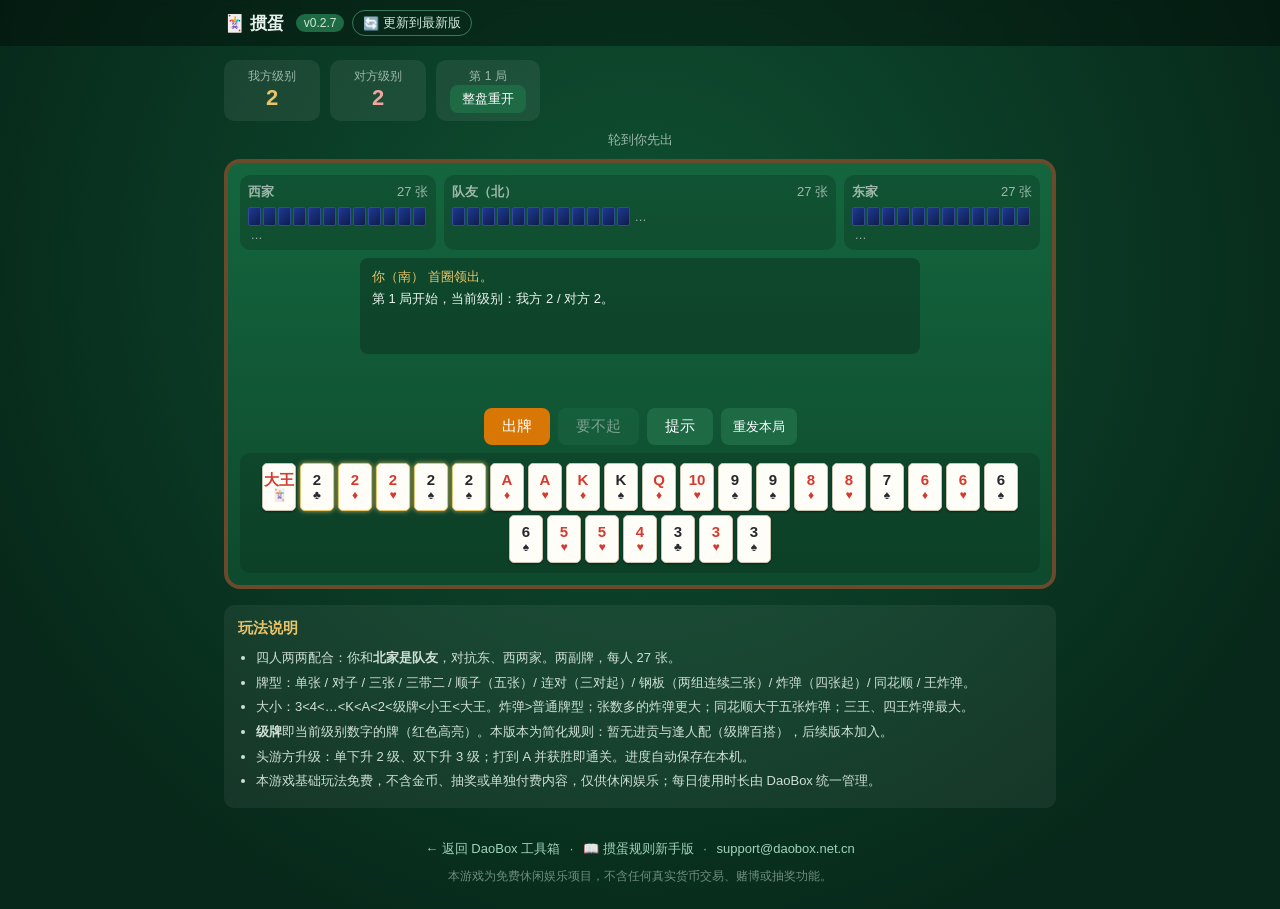
<file: public/index.html>
<!DOCTYPE html>
<html lang="zh-CN">
<head>
  <script>
    // 双域名适配：国内 daobox.net.cn / 海外 daobox.app（掼蛋暂只部署国内）
    window.DB_HOME = location.hostname.indexOf('daobox.net.cn') !== -1
      ? 'https://daobox.net.cn' : 'https://daobox.app';
  </script>
  <meta charset="UTF-8">
  <meta name="viewport" content="width=device-width, initial-scale=1.0, viewport-fit=cover">
  <title>掼蛋在线玩 - 经典掼蛋纸牌游戏免费对战 | 道盒 DaoBox</title>
  <link rel="canonical" href="https://guandan.daobox.net.cn/">
  <meta name="description" content="DaoBox 掼蛋：经典四人两两配合纸牌竞技，单机 AI 对手随时来一局。规则正统、出牌流畅，掼蛋爱好者与新手都能快速上手。免费体验，注册后每日时长翻倍，会员全家不限时。家长可控时长，孩子玩得安心。">
  <meta name="keywords" content="掼蛋,掼蛋在线玩,掼蛋游戏,纸牌游戏,棋牌游戏,儿童防沉迷,家长管控">
  <link rel="manifest" href="manifest.json">
  <link rel="icon" href="icons/favicon.svg" type="image/svg+xml">
  <link rel="apple-touch-icon" href="icons/apple-touch-icon.png">
  <meta name="theme-color" content="#0f5132">
  <link rel="stylesheet" href="style.css?v=1">
</head>
<body>
  <header class="topbar">
    <div class="topbar-inner">
      <div class="brand">🃏 掼蛋</div>
      <div class="topbar-tools"><span class="version-badge" id="app-version">v0.1.0</span><button class="refresh-btn" id="refresh-btn" type="button" aria-label="更新到最新版">🔄<span class="rb-full">更新到最新版</span><span class="rb-short">更新</span></button></div>
      <div class="topbar-slot" id="db-account-slot"></div>
    </div>
  </header>

  <main class="page">
    <section class="hud">
      <div class="score-box"><div class="score-label">我方级别</div><div class="score-value level-badge" id="level-us">2</div></div>
      <div class="score-box"><div class="score-label">对方级别</div><div class="score-value level-badge them" id="level-them">2</div></div>
      <div class="score-box"><div class="score-label" id="hand-num">第 1 局</div><button id="btn-reset-all" class="btn small" type="button">整盘重开</button></div>
    </section>

    <p class="hint" id="trick-info">点「开始」发牌</p>

    <div class="table">
      <div class="seat seat-n" id="seat-2"></div>
      <div class="seat seat-w" id="seat-3"></div>
      <div class="seat seat-e" id="seat-1"></div>
      <div class="center-info">
        <div id="game-log" class="game-log" aria-live="polite"></div>
      </div>
      <div class="my-zone">
        <div class="controls">
          <button id="btn-play" class="btn primary" type="button">出牌</button>
          <button id="btn-pass" class="btn" type="button">要不起</button>
          <button id="btn-hint" class="btn" type="button">提示</button>
          <button id="btn-new-hand" class="btn small" type="button">重发本局</button>
        </div>
        <div id="my-hand" class="my-hand" aria-label="你的手牌"></div>
      </div>
    </div>

    <div id="flash" class="flash hidden"></div>

    <section class="tips">
      <h2>玩法说明</h2>
      <ul>
        <li>四人两两配合：你和<b>北家是队友</b>，对抗东、西两家。两副牌，每人 27 张。</li>
        <li>牌型：单张 / 对子 / 三张 / 三带二 / 顺子（五张）/ 连对（三对起）/ 钢板（两组连续三张）/ 炸弹（四张起）/ 同花顺 / 王炸弹。</li>
        <li>大小：3&lt;4&lt;…&lt;K&lt;A&lt;2&lt;级牌&lt;小王&lt;大王。炸弹&gt;普通牌型；张数多的炸弹更大；同花顺大于五张炸弹；三王、四王炸弹最大。</li>
        <li><b>级牌</b>即当前级别数字的牌（红色高亮）。本版本为简化规则：暂无进贡与逢人配（级牌百搭），后续版本加入。</li>
        <li>头游方升级：单下升 2 级、双下升 3 级；打到 A 并获胜即通关。进度自动保存在本机。</li>
        <li>本游戏基础玩法免费，不含金币、抽奖或单独付费内容，仅供休闲娱乐；每日使用时长由 DaoBox 统一管理。</li>
      </ul>
    </section>
  </main>

  <!-- 局结算弹窗 -->
  <div id="result-modal" class="modal hidden">
    <div class="modal-box">
      <h3 id="result-title">本局结束</h3>
      <div id="result-body"></div>
      <button id="btn-next-hand" class="btn primary" type="button">下一局</button>
    </div>
  </div>

  <!-- 时长锁定弹窗 -->
  <div id="time-lock" class="modal hidden">
    <div class="modal-box">
      <h3>今日娱乐时长已用完</h3>
      <p>游客每天 10 分钟、注册用户 20 分钟（邀好友注册当天可加时）。注册登录解锁更多时长。</p>
      <a id="lock-login" class="btn primary" href="#">注册 / 登录</a>
      <button id="lock-close" class="btn" type="button">知道了</button>
    </div>
  </div>

  <footer class="footer">
    <a id="home-link" href="javascript:void(0)">← 返回 DaoBox 工具箱</a>
    <span class="dot">·</span>
    <a href="/guides/guandan-rules-for-beginners.html">📖 掼蛋规则新手版</a>
    <span class="dot">·</span>
    <span id="contact-email"></span>
  </footer>
  <p class="disclaimer">本游戏为免费休闲娱乐项目，不含任何真实货币交易、赌博或抽奖功能。</p>

  <script>
    // 联系邮箱运行时拼接（防 Cloudflare obfuscate）
    (function () {
      var u = 'support', d = 'daobox.net.cn';
      document.getElementById('contact-email').innerHTML =
        '<a href="mailto:' + u + '@' + d + '">' + u + '@' + d + '</a>';
    })();
  </script>
  <script src="rules.js?v=2"></script>
  <script src="ai.js?v=1"></script>
  <script src="app.js?v=0.2.7"></script>
  <script>document.write('<script src="' + window.DB_HOME + '/portal.js?v=20261127" data-app="guandan"><\/script>');</script>
  <script>document.write('<script src="' + window.DB_HOME + '/cloud-sync.js?v=1.0.0"><\/script>');</script>
  <script>
    (function () {
      var login = document.getElementById('lock-login');
      if (login) login.href = window.DB_HOME + '/login?src=guandan';
      var home = document.getElementById('home-link');
      if (home) home.href = window.DB_HOME + '?src=guandan';
    })();
  </script>
  <script>
    if ('serviceWorker' in navigator) {
      window.addEventListener('load', function () {
        navigator.serviceWorker.register('./service-worker.js').catch(function () {});
      });
    }
  
      // 切回前台时触发 SW 更新检查（覆盖长期不关闭的页面，方案A）
      document.addEventListener('visibilitychange', function () {
        if (document.visibilityState !== 'visible' || !('serviceWorker' in navigator)) return;
        navigator.serviceWorker.getRegistration().then(function (r) {
          if (r) r.update().catch(function () {});
        }).catch(function () {});
      });
  </script>
</body>
</html>
</file>
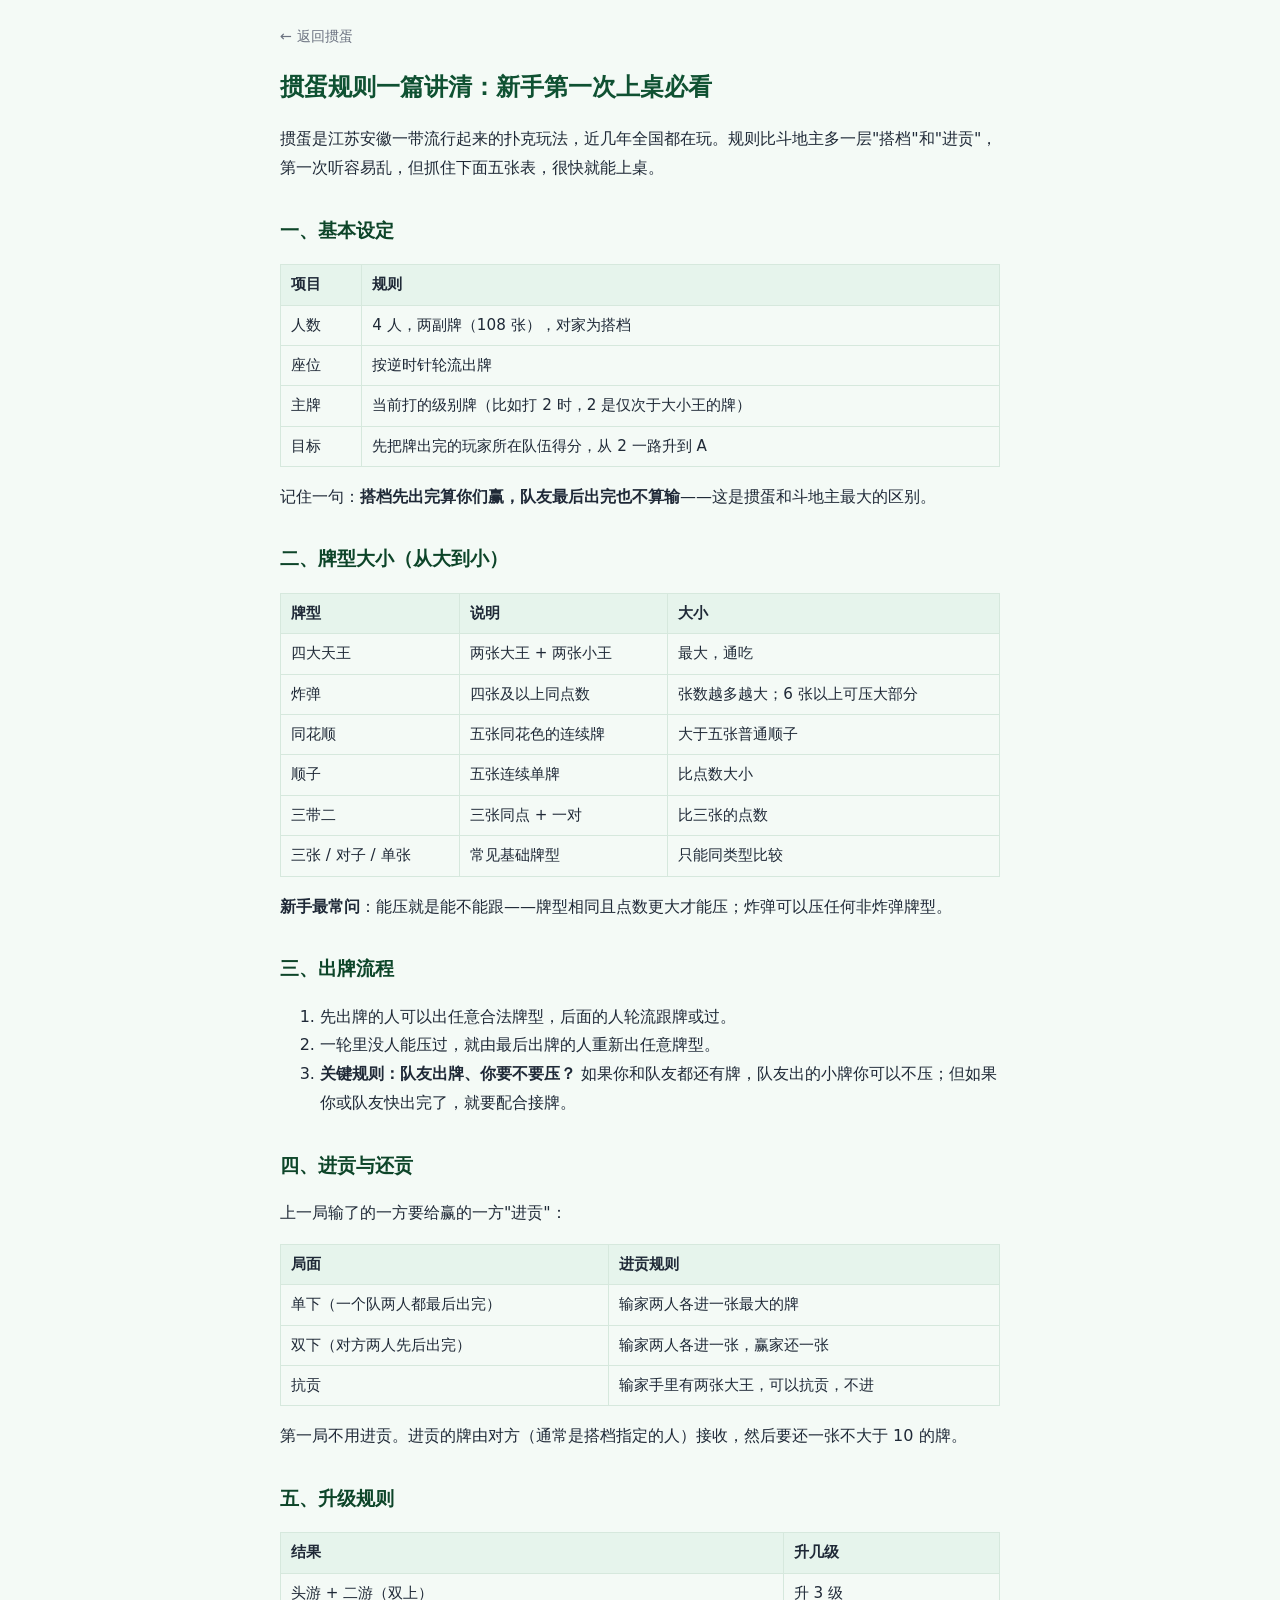
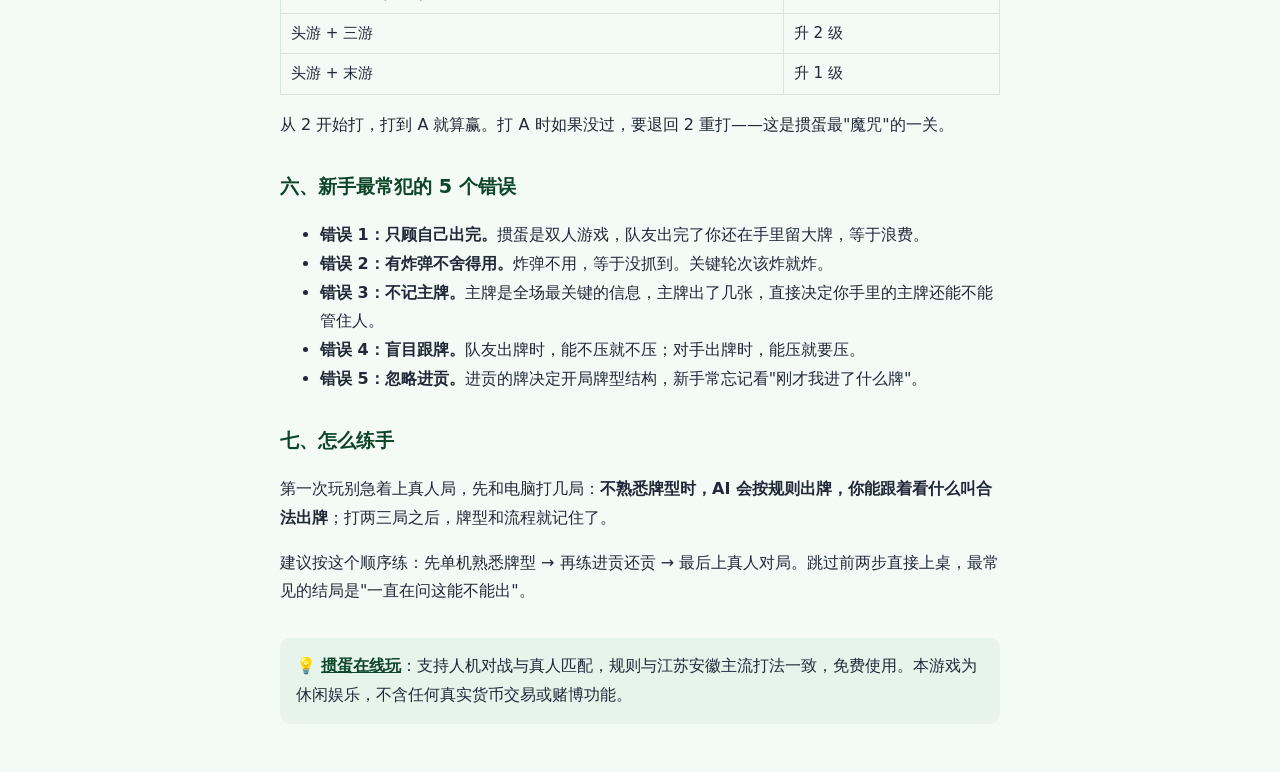
<file: public/guides/guandan-rules-for-beginners.html>
<!doctype html>
<html lang="zh-CN">
<head>
<meta charset="utf-8">
<meta name="viewport" content="width=device-width, initial-scale=1">
<title>掼蛋规则一篇讲清：新手第一次上桌必看 | 掼蛋在线 - 道盒 DaoBox</title>
<meta name="description" content="掼蛋怎么玩？本文用一张表讲清人数牌数、牌型大小、出牌顺序、进贡升级规则，附新手最常犯的 5 个错误和单机练手建议。">
<meta name="keywords" content="掼蛋规则,掼蛋怎么玩,掼蛋入门,掼蛋牌型,掼蛋升级,掼蛋技巧,纸牌游戏">
<meta property="og:title" content="掼蛋规则一篇讲清：新手第一次上桌必看">
<meta property="og:description" content="牌型、出牌、进贡、升级，四张表讲完。">
<link rel="canonical" href="https://guandan.daobox.net.cn/guides/guandan-rules-for-beginners.html">
<style>
body{font-family:system-ui,-apple-system,"PingFang SC","Microsoft YaHei",sans-serif;line-height:1.8;color:#1f2937;max-width:720px;margin:0 auto;padding:24px 16px 48px;background:#f4faf6;}
h1{font-size:1.5em;color:#0f5132;} h2{font-size:1.2em;color:#0d4529;margin-top:1.6em;} h3{font-size:1.05em;color:#0d4529;margin-top:1.2em;}
table{border-collapse:collapse;width:100%;margin:1em 0;} th,td{border:1px solid #d6e8dd;padding:6px 10px;text-align:left;font-size:.95em;}
th{background:#e6f4ec;}
.cta{background:#e6f4ec;border-radius:10px;padding:14px 16px;margin-top:2em;}
.cta a{color:#0d4529;font-weight:600;}
.back{font-size:.9em;} .back a{color:#6b7280;text-decoration:none;}
</style>
</head>
<body>
<nav class="back"><a href="/">← 返回掼蛋</a></nav>
<h1>掼蛋规则一篇讲清：新手第一次上桌必看</h1>
<p>掼蛋是江苏安徽一带流行起来的扑克玩法，近几年全国都在玩。规则比斗地主多一层"搭档"和"进贡"，第一次听容易乱，但抓住下面五张表，很快就能上桌。</p>
<h2>一、基本设定</h2>
<table>
<tr><th>项目</th><th>规则</th></tr>
<tr><td>人数</td><td>4 人，两副牌（108 张），对家为搭档</td></tr>
<tr><td>座位</td><td>按逆时针轮流出牌</td></tr>
<tr><td>主牌</td><td>当前打的级别牌（比如打 2 时，2 是仅次于大小王的牌）</td></tr>
<tr><td>目标</td><td>先把牌出完的玩家所在队伍得分，从 2 一路升到 A</td></tr>
</table>
<p>记住一句：<strong>搭档先出完算你们赢，队友最后出完也不算输</strong>——这是掼蛋和斗地主最大的区别。</p>
<h2>二、牌型大小（从大到小）</h2>
<table>
<tr><th>牌型</th><th>说明</th><th>大小</th></tr>
<tr><td>四大天王</td><td>两张大王 + 两张小王</td><td>最大，通吃</td></tr>
<tr><td>炸弹</td><td>四张及以上同点数</td><td>张数越多越大；6 张以上可压大部分</td></tr>
<tr><td>同花顺</td><td>五张同花色的连续牌</td><td>大于五张普通顺子</td></tr>
<tr><td>顺子</td><td>五张连续单牌</td><td>比点数大小</td></tr>
<tr><td>三带二</td><td>三张同点 + 一对</td><td>比三张的点数</td></tr>
<tr><td>三张 / 对子 / 单张</td><td>常见基础牌型</td><td>只能同类型比较</td></tr>
</table>
<p><strong>新手最常问</strong>：能压就是能不能跟——牌型相同且点数更大才能压；炸弹可以压任何非炸弹牌型。</p>
<h2>三、出牌流程</h2>
<ol>
<li>先出牌的人可以出任意合法牌型，后面的人轮流跟牌或过。</li>
<li>一轮里没人能压过，就由最后出牌的人重新出任意牌型。</li>
<li><strong>关键规则：队友出牌、你要不要压？</strong> 如果你和队友都还有牌，队友出的小牌你可以不压；但如果你或队友快出完了，就要配合接牌。</li>
</ol>
<h2>四、进贡与还贡</h2>
<p>上一局输了的一方要给赢的一方"进贡"：</p>
<table>
<tr><th>局面</th><th>进贡规则</th></tr>
<tr><td>单下（一个队两人都最后出完）</td><td>输家两人各进一张最大的牌</td></tr>
<tr><td>双下（对方两人先后出完）</td><td>输家两人各进一张，赢家还一张</td></tr>
<tr><td>抗贡</td><td>输家手里有两张大王，可以抗贡，不进</td></tr>
</table>
<p>第一局不用进贡。进贡的牌由对方（通常是搭档指定的人）接收，然后要还一张不大于 10 的牌。</p>
<h2>五、升级规则</h2>
<table>
<tr><th>结果</th><th>升几级</th></tr>
<tr><td>头游 + 二游（双上）</td><td>升 3 级</td></tr>
<tr><td>头游 + 三游</td><td>升 2 级</td></tr>
<tr><td>头游 + 末游</td><td>升 1 级</td></tr>
</table>
<p>从 2 开始打，打到 A 就算赢。打 A 时如果没过，要退回 2 重打——这是掼蛋最"魔咒"的一关。</p>
<h2>六、新手最常犯的 5 个错误</h2>
<ul>
<li><strong>错误 1：只顾自己出完。</strong>掼蛋是双人游戏，队友出完了你还在手里留大牌，等于浪费。</li>
<li><strong>错误 2：有炸弹不舍得用。</strong>炸弹不用，等于没抓到。关键轮次该炸就炸。</li>
<li><strong>错误 3：不记主牌。</strong>主牌是全场最关键的信息，主牌出了几张，直接决定你手里的主牌还能不能管住人。</li>
<li><strong>错误 4：盲目跟牌。</strong>队友出牌时，能不压就不压；对手出牌时，能压就要压。</li>
<li><strong>错误 5：忽略进贡。</strong>进贡的牌决定开局牌型结构，新手常忘记看"刚才我进了什么牌"。</li>
</ul>
<h2>七、怎么练手</h2>
<p>第一次玩别急着上真人局，先和电脑打几局：<strong>不熟悉牌型时，AI 会按规则出牌，你能跟着看什么叫合法出牌</strong>；打两三局之后，牌型和流程就记住了。</p>
<p>建议按这个顺序练：先单机熟悉牌型 → 再练进贡还贡 → 最后上真人对局。跳过前两步直接上桌，最常见的结局是"一直在问这能不能出"。</p>
<div class="cta">
💡 <strong><a href="/">掼蛋在线玩</a></strong>：支持人机对战与真人匹配，规则与江苏安徽主流打法一致，免费使用。本游戏为休闲娱乐，不含任何真实货币交易或赌博功能。
</div>
</body>
</html>
</file>
<file: public/style.css>
/* 掼蛋 PWA v0.1 */
:root {
  --felt: #0f5132;
  --felt-dark: #0b3d23;
  --bg: #07281a;
  --card-bg: #fffdf7;
  --red: #d43a2f;
  --black: #26292e;
  --gold: #e9c46a;
  --text: #e8f2ec;
  --muted: #9db8ab;
}
* { box-sizing: border-box; margin: 0; padding: 0; }
body {
  font-family: -apple-system, "PingFang SC", "Microsoft YaHei", sans-serif;
  background: radial-gradient(ellipse at 50% 30%, var(--felt) 0%, var(--bg) 80%);
  color: var(--text);
  min-height: 100vh;
}
.hidden { display: none !important; }

/* 顶栏（家族统一件） */
.topbar { background: rgba(0,0,0,.35); position: sticky; top: 0; z-index: 50; backdrop-filter: blur(6px); }
.topbar-inner { max-width: 860px; margin: 0 auto; display: flex; align-items: center; gap: 12px; padding: 10px 14px; flex-wrap: wrap; }
.brand { font-weight: 700; font-size: 17px; }
.topbar-tools { display: flex; align-items: center; gap: 8px; }
.version-badge { background: #1d6a45; color: #cfe8da; font-size: 12px; padding: 2px 8px; border-radius: 10px; }
.refresh-btn { background: none; border: 1px solid #3a7a58; color: #cfe8da; height: 26px; padding: 0 10px; border-radius: 999px; cursor: pointer; font-size: 13px; display: inline-flex; align-items: center; gap: 4px; white-space: nowrap; }
.topbar-slot { margin-left: auto; }

.page { max-width: 860px; margin: 0 auto; padding: 14px; }

/* HUD */
.hud { display: flex; gap: 10px; align-items: stretch; margin-bottom: 10px; flex-wrap: wrap; }
.score-box { background: rgba(255,255,255,.07); border-radius: 10px; padding: 8px 14px; text-align: center; min-width: 96px; }
.score-label { font-size: 12px; color: var(--muted); }
.score-value { font-size: 22px; font-weight: 700; color: var(--gold); }
.level-badge.them { color: #f0a5a0; }
.hint { text-align: center; color: var(--muted); font-size: 13px; margin-bottom: 10px; min-height: 18px; }

/* 牌桌 */
.table {
  background: linear-gradient(180deg, #14663f, #0e4a2d);
  border: 4px solid #6b4a2b;
  border-radius: 16px;
  padding: 12px;
  min-height: 430px;
  position: relative;
  display: grid;
  grid-template-columns: 1fr 2fr 1fr;
  grid-template-rows: auto 1fr auto;
  grid-template-areas: "w n e" "c c c" "me me me";
  gap: 8px;
}
.seat { background: rgba(0,0,0,.18); border-radius: 10px; padding: 8px; }
.seat-n { grid-area: n; }
.seat-w { grid-area: w; }
.seat-e { grid-area: e; }
.seat-head { display: flex; justify-content: space-between; font-size: 13px; color: var(--muted); margin-bottom: 6px; }
.seat-head.active b { color: var(--gold); }
.seat-head.active { outline: 1px solid var(--gold); border-radius: 6px; padding: 2px 6px; }
.pass-tag { color: #f0c0bc; font-size: 13px; margin: 4px 0; }
.played { display: flex; flex-wrap: wrap; gap: 3px; margin: 4px 0; }
.backs { display: flex; flex-wrap: wrap; gap: 2px; margin-top: 4px; }
.backs i { width: 13px; height: 19px; background: linear-gradient(135deg, #1d3a8f, #101c4d); border-radius: 2px; border: 1px solid #33499e; }
.backs em { color: var(--muted); font-size: 12px; align-self: center; margin-left: 3px; }

.center-info { grid-area: c; display: flex; justify-content: center; }
.game-log {
  width: 100%; max-width: 560px; background: rgba(0,0,0,.25);
  border-radius: 8px; padding: 8px 12px; font-size: 13px; line-height: 1.7;
  max-height: 96px; overflow: hidden;
}
.game-log div:first-child { color: var(--gold); }

/* 牌 */
.card {
  display: inline-flex; flex-direction: column; align-items: center; justify-content: center;
  width: 34px; height: 48px; background: var(--card-bg);
  border-radius: 5px; border: 1.5px solid #c9c2ae; color: var(--black);
  font-size: 14px; line-height: 1.1; user-select: none; cursor: pointer;
  box-shadow: 0 1px 2px rgba(0,0,0,.4);
}
.card b { font-size: 15px; }
.card i { font-style: normal; font-size: 12px; }
.card.red { color: var(--red); }
.card.level { border-color: var(--gold); box-shadow: 0 0 5px rgba(233,196,106,.8); }
.card.mini { width: 26px; height: 37px; font-size: 11px; cursor: default; }
.card.mini b { font-size: 12px; }
.card.mini i { font-size: 10px; }
.card.joker { width: 40px; font-size: 11px; }

.my-zone { grid-area: me; }
.controls { display: flex; gap: 8px; justify-content: center; margin-bottom: 8px; flex-wrap: wrap; }
.my-hand {
  display: flex; flex-wrap: wrap; gap: 4px; justify-content: center;
  background: rgba(0,0,0,.15); border-radius: 10px; padding: 10px; min-height: 74px;
}
.my-hand .card.sel { transform: translateY(-10px); border-color: var(--gold); box-shadow: 0 4px 8px rgba(0,0,0,.5); }
.empty-tip { color: var(--muted); font-size: 13px; align-self: center; }

/* 按钮 */
.btn {
  background: #1d6a45; color: #fff; border: none; border-radius: 8px;
  padding: 9px 18px; font-size: 15px; cursor: pointer;
}
.btn.primary { background: #d97706; }
.btn.small { padding: 5px 12px; font-size: 13px; }
.btn:disabled { opacity: .45; cursor: not-allowed; }

/* 提示条 */
.flash {
  position: fixed; left: 50%; bottom: 120px; transform: translateX(-50%);
  background: rgba(0,0,0,.8); color: #ffd9a0; padding: 8px 18px;
  border-radius: 20px; font-size: 14px; z-index: 90;
}

/* 说明 */
.tips { margin-top: 16px; background: rgba(255,255,255,.06); border-radius: 10px; padding: 14px; }
.tips h2 { font-size: 15px; margin-bottom: 8px; color: var(--gold); }
.tips li { font-size: 13px; line-height: 1.9; color: #cfe0d6; margin-left: 18px; }

/* 弹窗 */
.modal {
  position: fixed; inset: 0; background: rgba(0,0,0,.6); z-index: 100;
  display: flex; align-items: center; justify-content: center; padding: 20px;
}
.modal-box {
  background: #103826; border: 1px solid #2c6a4b; border-radius: 14px;
  padding: 24px; max-width: 340px; width: 100%; text-align: center;
}
.modal-box h3 { margin-bottom: 12px; color: var(--gold); }
.modal-box p { font-size: 14px; line-height: 1.8; color: #cfe0d6; margin-bottom: 10px; }
.modal-box .btn { display: inline-block; margin: 4px; text-decoration: none; }

/* 页脚（家族统一件） */
.footer { text-align: center; padding: 18px 0 4px; font-size: 13px; }
.footer a { color: #9fd4b8; text-decoration: none; }
.footer .dot { color: var(--muted); margin: 0 6px; }
.disclaimer { text-align: center; color: #6f8d7f; font-size: 12px; padding: 6px 0 24px; }

@media (max-width: 620px) {
  .table { grid-template-columns: 1fr 1fr; grid-template-areas: "n n" "w e" "c c" "me me"; }
  .card { width: 30px; height: 43px; }
}

/* v更新按钮分层：手机端缩短文案 */
.rb-short{display:none}
@media (max-width:480px){.rb-full{display:none}.rb-short{display:inline}}
</file>
